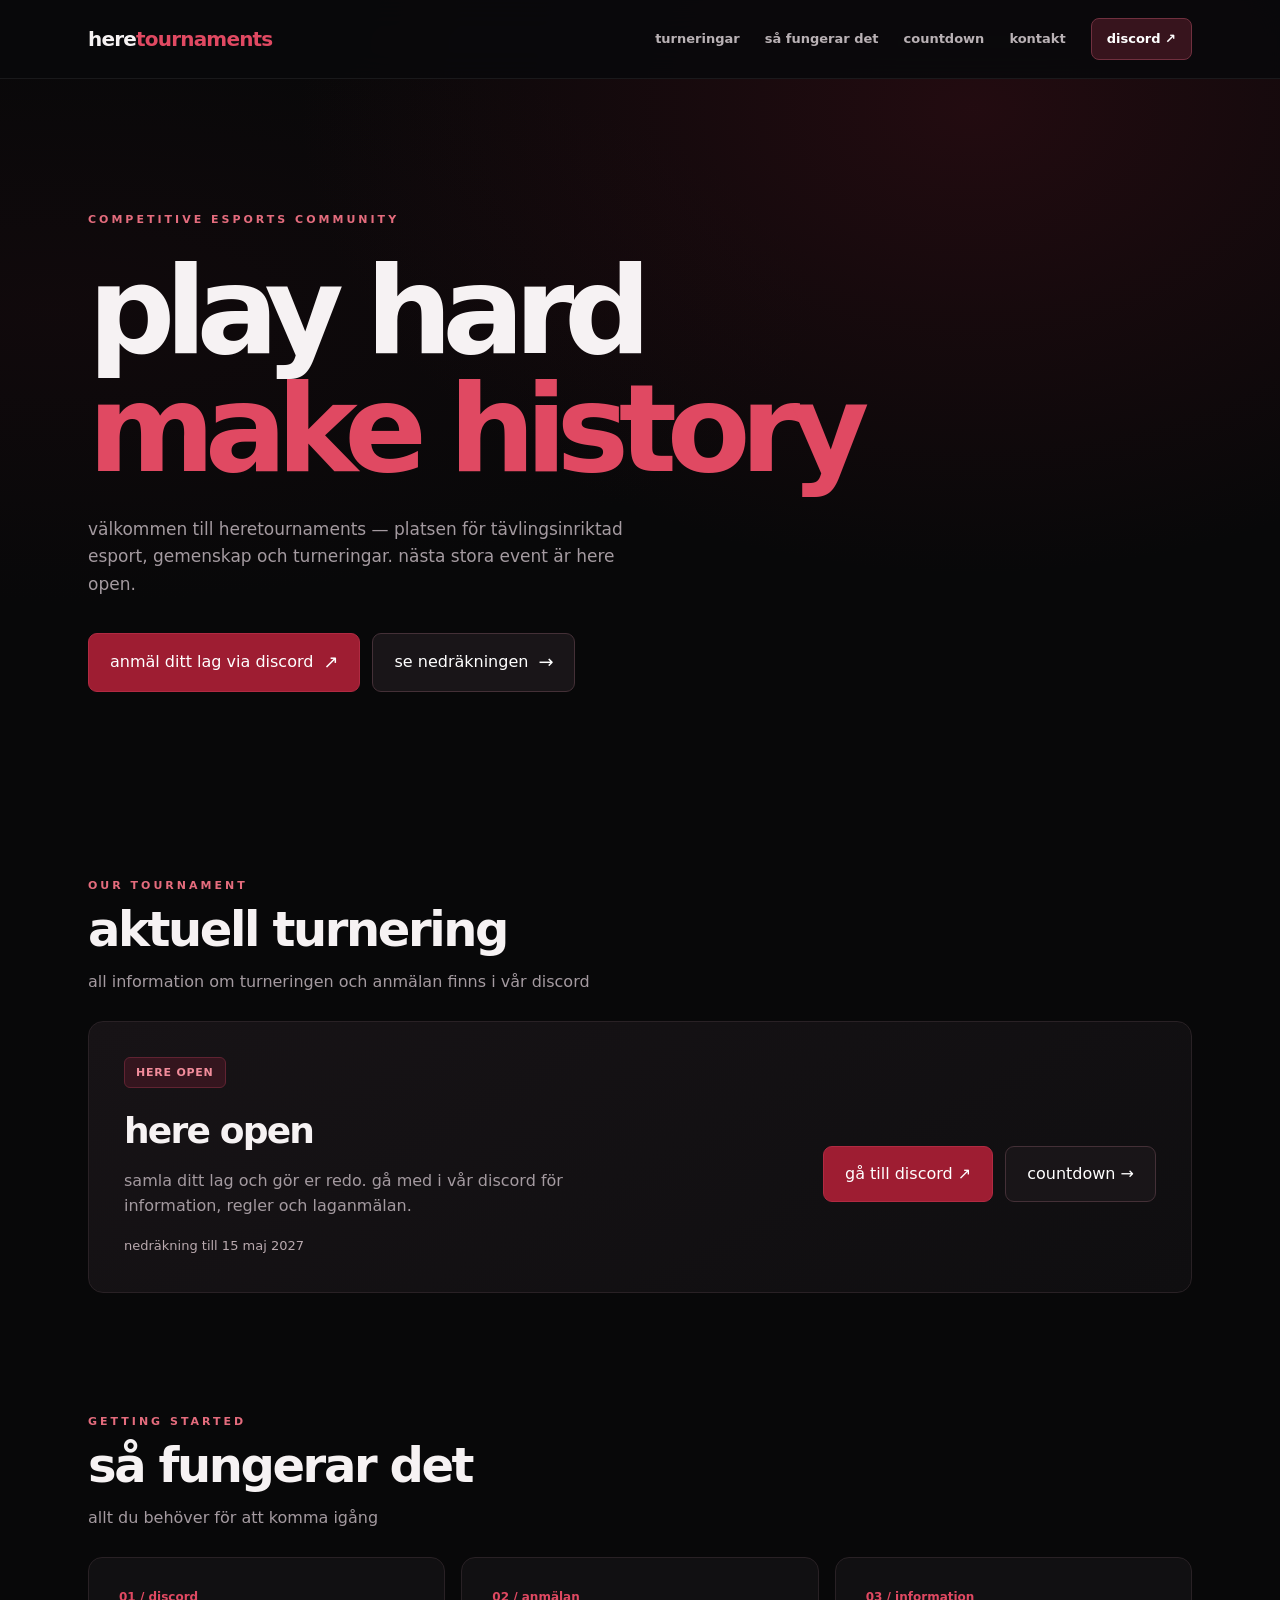
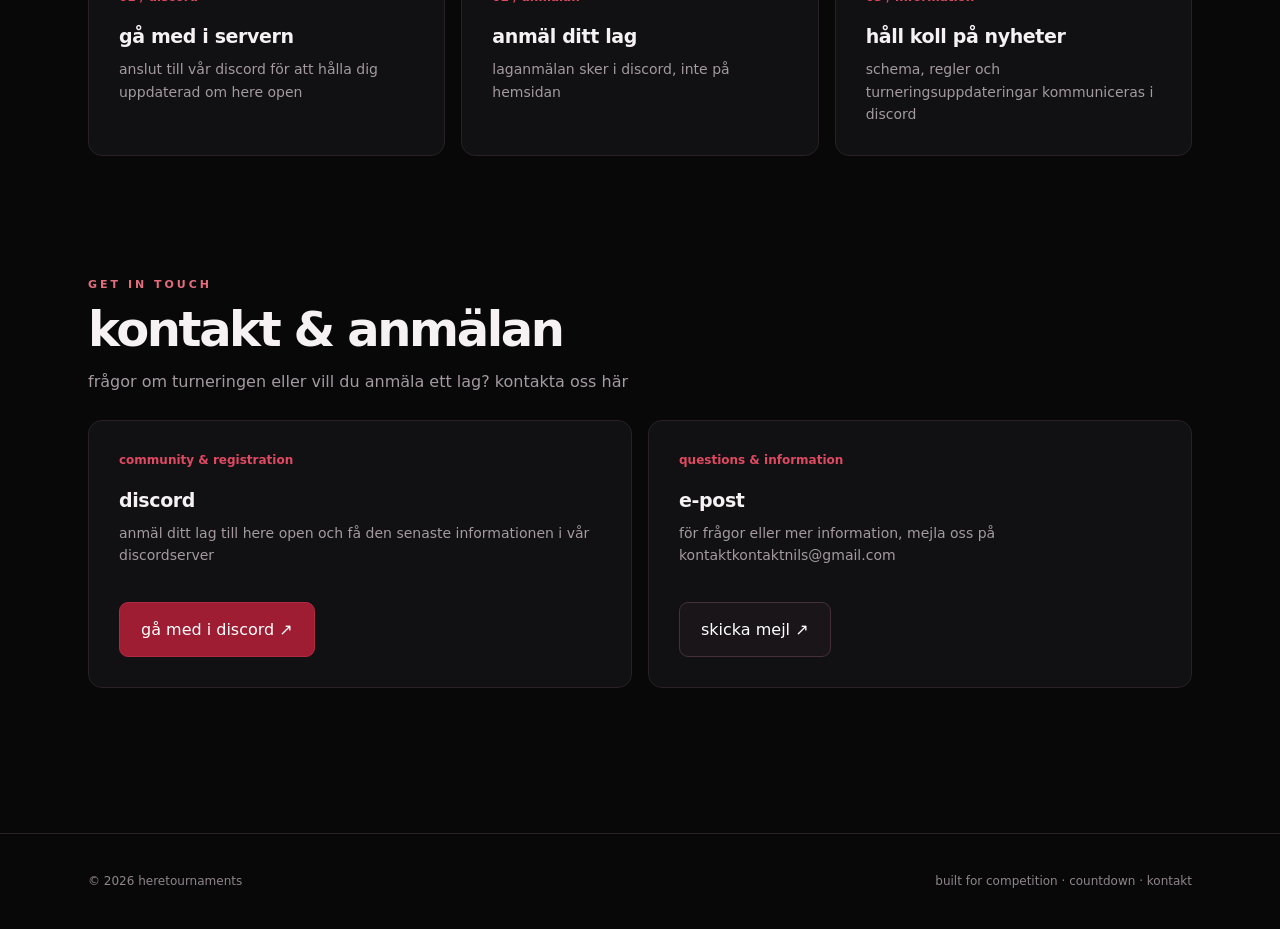
<file: heretournaments-2027-cloudflare/index.html>
<!doctype html>
<html lang="sv">
<head>
<meta charset="utf-8">
<meta name="viewport" content="width=device-width,initial-scale=1">
<meta name="theme-color" content="#080809">
<meta name="description" content="heretournaments — here open, esportsturneringar och gemenskap. anmäl ditt lag via discord.">
<title>heretournaments — here open</title>
<link rel="stylesheet" href="styles.css">
</head>
<body>
<header class="site-header"><nav class="shell nav" aria-label="huvudmeny"><a class="brand" href="index.html">here<span>tournaments</span></a><div class="nav-links"><a href="#tournaments">turneringar</a><a href="#how">så fungerar det</a><a href="countdown.html">countdown</a><a href="#contact">kontakt</a><a class="nav-discord" href="https://discord.gg/fDxVBphqWV" target="_blank" rel="noopener noreferrer">discord ↗</a></div></nav></header>
<main class="shell">
<section class="hero"><div class="eyebrow">competitive esports community</div><h1>play hard<br><em>make history</em></h1><p>välkommen till heretournaments — platsen för tävlingsinriktad esport, gemenskap och turneringar. nästa stora event är here open.</p><div class="actions"><a class="btn btn-primary" href="https://discord.gg/fDxVBphqWV" target="_blank" rel="noopener noreferrer">anmäl ditt lag via discord <span class="arrow">↗</span></a><a class="btn" href="countdown.html">se nedräkningen <span class="arrow">→</span></a></div></section>
<section class="section" id="tournaments"><div class="section-header"><div class="eyebrow">our tournament</div><h2>aktuell turnering</h2><p>all information om turneringen och anmälan finns i vår discord</p></div><article class="panel event-card"><div><span class="tag">here open</span><h3>here open</h3><p>samla ditt lag och gör er redo. gå med i vår discord för information, regler och laganmälan.</p><div class="event-meta">nedräkning till 15 maj 2027</div></div><div class="actions"><a class="btn btn-primary" href="https://discord.gg/fDxVBphqWV" target="_blank" rel="noopener noreferrer">gå till discord ↗</a><a class="btn" href="countdown.html">countdown →</a></div></article></section>
<section class="section" id="how"><div class="section-header"><div class="eyebrow">getting started</div><h2>så fungerar det</h2><p>allt du behöver för att komma igång</p></div><div class="cards"><article class="card"><div class="num">01 / discord</div><h3>gå med i servern</h3><p>anslut till vår discord för att hålla dig uppdaterad om here open</p></article><article class="card"><div class="num">02 / anmälan</div><h3>anmäl ditt lag</h3><p>laganmälan sker i discord, inte på hemsidan</p></article><article class="card"><div class="num">03 / information</div><h3>håll koll på nyheter</h3><p>schema, regler och turneringsuppdateringar kommuniceras i discord</p></article></div></section>
<section class="section" id="contact"><div class="section-header"><div class="eyebrow">get in touch</div><h2>kontakt & anmälan</h2><p>frågor om turneringen eller vill du anmäla ett lag? kontakta oss här</p></div><div class="contact-grid"><article class="card"><div class="num">community & registration</div><h3>discord</h3><p>anmäl ditt lag till here open och få den senaste informationen i vår discordserver</p><div class="actions"><a class="btn btn-primary" href="https://discord.gg/fDxVBphqWV" target="_blank" rel="noopener noreferrer">gå med i discord ↗</a></div></article><article class="card"><div class="num">questions & information</div><h3>e-post</h3><p>för frågor eller mer information, mejla oss på kontaktkontaktnils@gmail.com</p><div class="actions"><a class="btn" href="mailto:kontaktkontaktnils@gmail.com">skicka mejl ↗</a></div></article></div></section>
</main>
<footer class="site-footer"><div class="shell footer-inner"><span>© <span id="year">2026</span> heretournaments</span><span>built for competition · <a href="countdown.html">countdown</a> · <a href="mailto:kontaktkontaktnils@gmail.com">kontakt</a></span></div></footer>
<script>document.getElementById('year').textContent=new Date().getFullYear()</script>
</body></html>
</file>
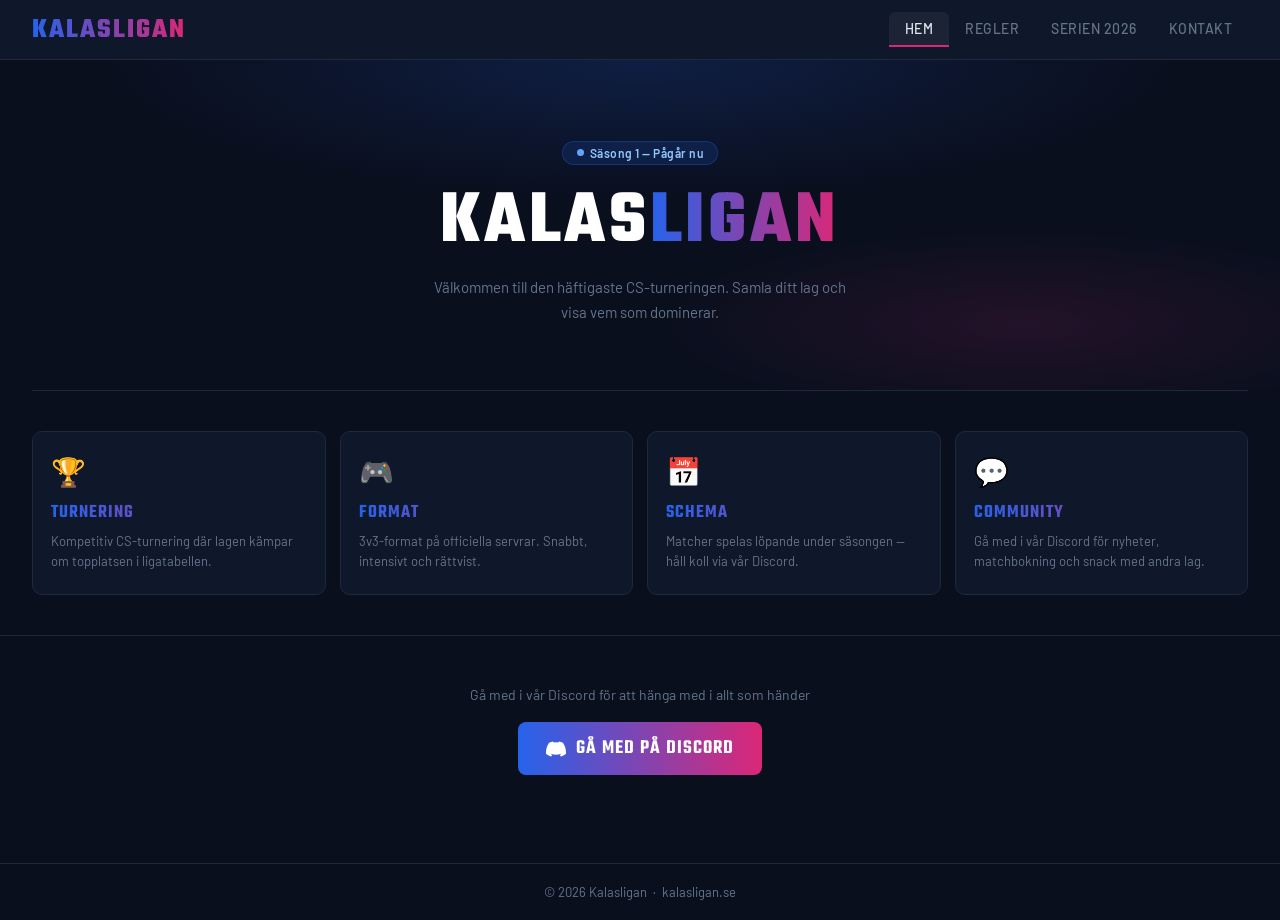
<file: index (1).html>
<!DOCTYPE html>
<html lang="sv">
<head>
  <meta charset="UTF-8">
  <meta name="viewport" content="width=device-width, initial-scale=1.0">
  <title>Kalasligan</title>
  <link href="https://fonts.googleapis.com/css2?family=Teko:wght@400;600;700&family=Barlow:wght@400;500;600&display=swap" rel="stylesheet">
  <style>
    *{box-sizing:border-box;margin:0;padding:0}
    :root{--c1:#2563eb;--c2:#db2777;--c-dark:#0a0f1e;--c-mid:#0f172a;--c-border:#1e293b;--c-text:#e2e8f0;--c-muted:#64748b}
    body{background:var(--c-dark);color:var(--c-text);font-family:'Barlow',sans-serif;min-height:100vh}
    nav{background:var(--c-mid);border-bottom:1px solid var(--c-border);padding:0 2rem;display:flex;align-items:center;justify-content:space-between;height:60px;position:sticky;top:0;z-index:100}
    .logo{font-family:'Teko',sans-serif;font-size:28px;font-weight:700;letter-spacing:2px;text-transform:uppercase;background:linear-gradient(90deg,var(--c1),var(--c2));-webkit-background-clip:text;-webkit-text-fill-color:transparent}
    nav ul{display:flex;gap:0;list-style:none}
    nav ul li a{padding:8px 16px;display:block;color:var(--c-muted);font-size:14px;font-weight:500;text-decoration:none;border-radius:6px;transition:all .15s;letter-spacing:.5px;text-transform:uppercase;cursor:pointer}
    nav ul li a.active,nav ul li a:hover{color:var(--c-text);background:rgba(255,255,255,.05)}
    nav ul li a.active{border-bottom:2px solid var(--c2);border-radius:6px 6px 0 0}
    .page{display:none}
    .page.active{display:block}
    .hero{padding:80px 2rem 64px;text-align:center;position:relative;overflow:hidden}
    .hero::before{content:'';position:absolute;inset:0;background:radial-gradient(ellipse 60% 60% at 50% 0%,rgba(37,99,235,.18) 0%,transparent 70%),radial-gradient(ellipse 40% 40% at 80% 80%,rgba(219,39,119,.12) 0%,transparent 70%)}
    .hero h1{font-family:'Teko',sans-serif;font-size:76px;font-weight:700;line-height:1;letter-spacing:4px;text-transform:uppercase;color:#fff;position:relative}
    .hero h1 em{background:linear-gradient(90deg,var(--c1),var(--c2));-webkit-background-clip:text;-webkit-text-fill-color:transparent;font-style:normal}
    .hero p{margin:14px auto 0;max-width:440px;color:var(--c-muted);font-size:15px;line-height:1.7;position:relative}
    .badge{display:inline-flex;align-items:center;gap:6px;background:rgba(37,99,235,.15);color:#93c5fd;border:1px solid rgba(37,99,235,.3);border-radius:20px;padding:4px 14px;font-size:12px;font-weight:600;letter-spacing:.5px;margin-bottom:20px;position:relative}
    .badge::before{content:'';width:7px;height:7px;border-radius:50%;background:#60a5fa;animation:pulse 1.5s infinite}
    @keyframes pulse{0%,100%{opacity:1}50%{opacity:.3}}
    .divider{height:1px;background:var(--c-border);margin:0 2rem}
    .cards{display:grid;grid-template-columns:repeat(4,1fr);gap:14px;padding:40px 2rem}
    @media(max-width:700px){.cards{grid-template-columns:repeat(2,1fr)}}
    @media(max-width:400px){.cards{grid-template-columns:1fr}}
    .card{background:var(--c-mid);border:1px solid var(--c-border);border-radius:10px;padding:22px 18px;transition:border-color .2s}
    .card:hover{border-color:rgba(219,39,119,.4)}
    .card-icon{font-size:28px;margin-bottom:10px}
    .card h3{font-family:'Teko',sans-serif;font-size:19px;font-weight:600;letter-spacing:1px;text-transform:uppercase;margin-bottom:5px;background:linear-gradient(90deg,var(--c1),var(--c2));-webkit-background-clip:text;-webkit-text-fill-color:transparent}
    .card p{font-size:13px;color:var(--c-muted);line-height:1.6}
    .discord-section{padding:48px 2rem;display:flex;flex-direction:column;align-items:center;gap:16px;text-align:center;border-top:1px solid var(--c-border)}
    .discord-section p{color:var(--c-muted);font-size:14px;max-width:340px;line-height:1.6}
    .discord-btn{display:inline-flex;align-items:center;gap:10px;background:linear-gradient(90deg,var(--c1),var(--c2));color:#fff;text-decoration:none;border-radius:8px;padding:12px 28px;font-family:'Teko',sans-serif;font-size:20px;font-weight:600;letter-spacing:1px;text-transform:uppercase;transition:opacity .15s}
    .discord-btn:hover{opacity:.85}
    .discord-icon{width:20px;height:20px;fill:#fff;flex-shrink:0}
    section{padding:40px 2rem;max-width:860px;margin:0 auto}
    h2{font-family:'Teko',sans-serif;font-size:34px;font-weight:600;letter-spacing:2px;text-transform:uppercase;margin-bottom:24px;background:linear-gradient(90deg,var(--c1),var(--c2));-webkit-background-clip:text;-webkit-text-fill-color:transparent}
    .rule-block{background:var(--c-mid);border:1px solid var(--c-border);border-left:3px solid var(--c2);border-radius:0 8px 8px 0;padding:14px 18px;margin-bottom:10px}
    .rule-block h4{font-family:'Teko',sans-serif;font-size:17px;font-weight:600;letter-spacing:1px;text-transform:uppercase;margin-bottom:3px;color:var(--c-text)}
    .rule-block p{font-size:13px;color:var(--c-muted);line-height:1.6}
    .serie-page{display:flex;flex-direction:column;align-items:center;justify-content:center;text-align:center;padding:100px 2rem}
    .serie-page h2{font-family:'Teko',sans-serif;font-size:48px;font-weight:700;letter-spacing:3px;text-transform:uppercase;background:linear-gradient(90deg,var(--c1),var(--c2));-webkit-background-clip:text;-webkit-text-fill-color:transparent;margin-bottom:16px}
    .serie-page p{color:var(--c-muted);font-size:16px;line-height:1.7;max-width:400px;margin-bottom:32px}
    .kontakt-box{background:var(--c-mid);border:1px solid var(--c-border);border-radius:12px;padding:28px;max-width:480px;display:flex;flex-direction:column;gap:14px}
    .kontakt-box h3{font-family:'Teko',sans-serif;font-size:22px;font-weight:600;letter-spacing:1px;text-transform:uppercase;color:var(--c-text)}
    .kontakt-box p{font-size:13px;color:var(--c-muted);line-height:1.6}
    footer{border-top:1px solid var(--c-border);padding:20px 2rem;text-align:center;color:var(--c-muted);font-size:13px;margin-top:40px}
  </style>
</head>
<body>

<nav>
  <div class="logo">Kalasligan</div>
  <ul>
    <li><a class="active" onclick="show('hem',this)">Hem</a></li>
    <li><a onclick="show('regler',this)">Regler</a></li>
    <li><a onclick="show('serie',this)">Serien 2026</a></li>
    <li><a onclick="show('kontakt',this)">Kontakt</a></li>
  </ul>
</nav>

<div id="hem" class="page active">
  <div class="hero">
    <div class="badge">Säsong 1 — Pågår nu</div>
    <h1>Kalas<em>ligan</em></h1>
    <p>Välkommen till den häftigaste CS-turneringen. Samla ditt lag och visa vem som dominerar.</p>
  </div>
  <div class="divider"></div>
  <div class="cards">
    <div class="card"><div class="card-icon">🏆</div><h3>Turnering</h3><p>Kompetitiv CS-turnering där lagen kämpar om topplatsen i ligatabellen.</p></div>
    <div class="card"><div class="card-icon">🎮</div><h3>Format</h3><p>3v3-format på officiella servrar. Snabbt, intensivt och rättvist.</p></div>
    <div class="card"><div class="card-icon">📅</div><h3>Schema</h3><p>Matcher spelas löpande under säsongen — håll koll via vår Discord.</p></div>
    <div class="card"><div class="card-icon">💬</div><h3>Community</h3><p>Gå med i vår Discord för nyheter, matchbokning och snack med andra lag.</p></div>
  </div>
  <div class="discord-section">
    <p>Gå med i vår Discord för att hänga med i allt som händer</p>
    <a class="discord-btn" href="https://discord.gg/SgKQS5hGu9" target="_blank">
      <svg class="discord-icon" viewBox="0 0 24 24"><path d="M20.317 4.37a19.791 19.791 0 0 0-4.885-1.515.074.074 0 0 0-.079.037c-.21.375-.444.864-.608 1.25a18.27 18.27 0 0 0-5.487 0 12.64 12.64 0 0 0-.617-1.25.077.077 0 0 0-.079-.037A19.736 19.736 0 0 0 3.677 4.37a.07.07 0 0 0-.032.027C.533 9.046-.32 13.58.099 18.057a.082.082 0 0 0 .031.057 19.9 19.9 0 0 0 5.993 3.03.078.078 0 0 0 .084-.028c.462-.63.874-1.295 1.226-1.994a.076.076 0 0 0-.041-.106 13.107 13.107 0 0 1-1.872-.892.077.077 0 0 1-.008-.128 10.2 10.2 0 0 0 .372-.292.074.074 0 0 1 .077-.01c3.928 1.793 8.18 1.793 12.062 0a.074.074 0 0 1 .078.01c.12.098.246.198.373.292a.077.077 0 0 1-.006.127 12.299 12.299 0 0 1-1.873.892.077.077 0 0 0-.041.107c.36.698.772 1.362 1.225 1.993a.076.076 0 0 0 .084.028 19.839 19.839 0 0 0 6.002-3.03.077.077 0 0 0 .032-.054c.5-5.177-.838-9.674-3.549-13.66a.061.061 0 0 0-.031-.03z"/></svg>
      Gå med på Discord
    </a>
  </div>
</div>

<div id="regler" class="page">
  <section>
    <h2>Regler</h2>
    <div class="rule-block"><h4>Lagstorlek</h4><p>Varje lag består av exakt 3 spelare. Max 1 reservspelare tillåts per lag. Alla spelare ska vara registrerade innan turneringsstart.</p></div>
    <div class="rule-block"><h4>Matchformat</h4><p>Alla matcher spelas 3v3 med MR12-format (12 rundor per halvlek). Vid oavgjort spelas övertid.</p></div>
    <div class="rule-block"><h4>Server & Inställningar</h4><p>Matcher spelas på godkända servrar med standardkonfiguration. Inga modifierade klientinställningar tillåts.</p></div>
    <div class="rule-block"><h4>Fair Play</h4><p>Nolltolerans mot fusk och toxiskt beteende. Misstänkta spelare utreds och riskerar permanent avstängning.</p></div>
    <div class="rule-block"><h4>Matchrapportering</h4><p>Resultat ska rapporteras inom 24 timmar via Discord eller kontaktformuläret. Bifoga skärmdump av resultatet.</p></div>
    <div class="rule-block"><h4>Konflikter</h4><p>Alla konflikter hanteras av turneringsadmin. Adminens beslut är alltid slutgiltigt.</p></div>
  </section>
</div>

<div id="serie" class="page">
  <div class="serie-page">
    <h2>Serien 2026</h2>
    <p>Serien börjar sommaren 2026. Registrera ditt lag genom att gå med i vår Discord.</p>
    <a class="discord-btn" href="https://discord.gg/SgKQS5hGu9" target="_blank">
      <svg class="discord-icon" viewBox="0 0 24 24"><path d="M20.317 4.37a19.791 19.791 0 0 0-4.885-1.515.074.074 0 0 0-.079.037c-.21.375-.444.864-.608 1.25a18.27 18.27 0 0 0-5.487 0 12.64 12.64 0 0 0-.617-1.25.077.077 0 0 0-.079-.037A19.736 19.736 0 0 0 3.677 4.37a.07.07 0 0 0-.032.027C.533 9.046-.32 13.58.099 18.057a.082.082 0 0 0 .031.057 19.9 19.9 0 0 0 5.993 3.03.078.078 0 0 0 .084-.028c.462-.63.874-1.295 1.226-1.994a.076.076 0 0 0-.041-.106 13.107 13.107 0 0 1-1.872-.892.077.077 0 0 1-.008-.128 10.2 10.2 0 0 0 .372-.292.074.074 0 0 1 .077-.01c3.928 1.793 8.18 1.793 12.062 0a.074.074 0 0 1 .078.01c.12.098.246.198.373.292a.077.077 0 0 1-.006.127 12.299 12.299 0 0 1-1.873.892.077.077 0 0 0-.041.107c.36.698.772 1.362 1.225 1.993a.076.076 0 0 0 .084.028 19.839 19.839 0 0 0 6.002-3.03.077.077 0 0 0 .032-.054c.5-5.177-.838-9.674-3.549-13.66a.061.061 0 0 0-.031-.03z"/></svg>
      Gå med på Discord
    </a>
  </div>
</div>

<div id="kontakt" class="page">
  <section>
    <h2>Kontakt</h2>
    <div class="kontakt-box">
      <h3>Discord</h3>
      <p>Det snabbaste sättet att nå oss och hålla koll på allt som händer i Kalasligan — matchschema, resultat och nyheter.</p>
      <a class="discord-btn" href="https://discord.gg/SgKQS5hGu9" target="_blank">
        <svg class="discord-icon" viewBox="0 0 24 24"><path d="M20.317 4.37a19.791 19.791 0 0 0-4.885-1.515.074.074 0 0 0-.079.037c-.21.375-.444.864-.608 1.25a18.27 18.27 0 0 0-5.487 0 12.64 12.64 0 0 0-.617-1.25.077.077 0 0 0-.079-.037A19.736 19.736 0 0 0 3.677 4.37a.07.07 0 0 0-.032.027C.533 9.046-.32 13.58.099 18.057a.082.082 0 0 0 .031.057 19.9 19.9 0 0 0 5.993 3.03.078.078 0 0 0 .084-.028c.462-.63.874-1.295 1.226-1.994a.076.076 0 0 0-.041-.106 13.107 13.107 0 0 1-1.872-.892.077.077 0 0 1-.008-.128 10.2 10.2 0 0 0 .372-.292.074.074 0 0 1 .077-.01c3.928 1.793 8.18 1.793 12.062 0a.074.074 0 0 1 .078.01c.12.098.246.198.373.292a.077.077 0 0 1-.006.127 12.299 12.299 0 0 1-1.873.892.077.077 0 0 0-.041.107c.36.698.772 1.362 1.225 1.993a.076.076 0 0 0 .084.028 19.839 19.839 0 0 0 6.002-3.03.077.077 0 0 0 .032-.054c.5-5.177-.838-9.674-3.549-13.66a.061.061 0 0 0-.031-.03z"/></svg>
        Gå med på Discord
      </a>
      <p style="font-size:12px;color:var(--c-muted)">discord.gg/SgKQS5hGu9</p>
    </div>
  </section>
</div>

<footer>&copy; 2026 Kalasligan &nbsp;·&nbsp; kalasligan.se</footer>

<script>
function show(id,el){
  document.querySelectorAll('.page').forEach(p=>p.classList.remove('active'));
  document.querySelectorAll('nav a').forEach(a=>a.classList.remove('active'));
  document.getElementById(id).classList.add('active');
  el.classList.add('active');
  window.scrollTo(0,0);
}
</script>

</body>
</html>
</file>
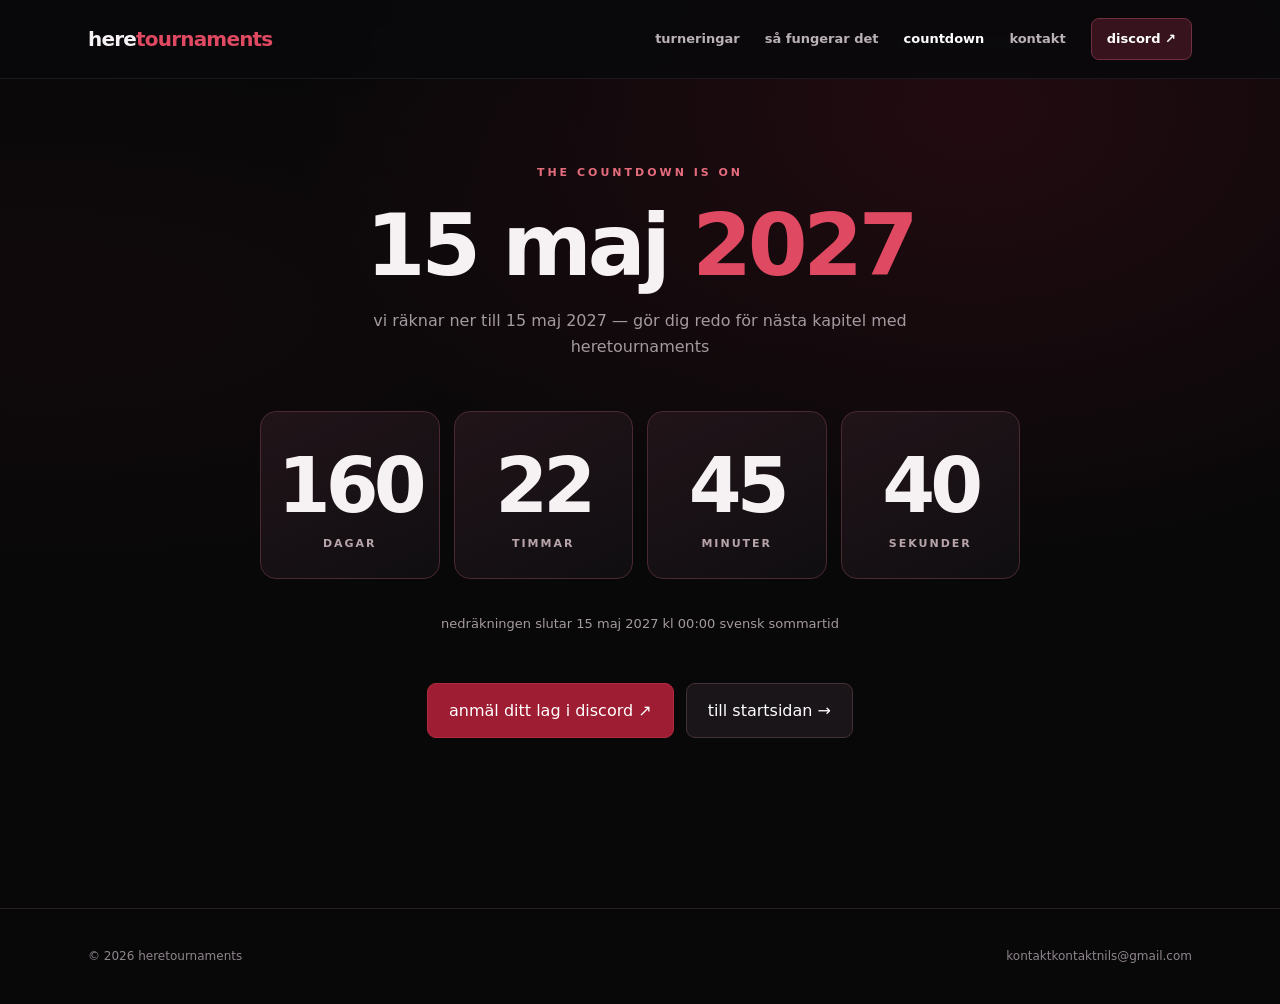
<file: heretournaments-2027-cloudflare/countdown.html>
<!doctype html>
<html lang="sv"><head><meta charset="utf-8"><meta name="viewport" content="width=device-width,initial-scale=1"><meta name="theme-color" content="#080809"><meta name="description" content="live-countdown till 15 maj 2027 för heretournaments"><title>countdown — heretournaments</title><link rel="stylesheet" href="styles.css"></head><body>
<header class="site-header"><nav class="shell nav" aria-label="huvudmeny"><a class="brand" href="index.html">here<span>tournaments</span></a><div class="nav-links"><a href="index.html#tournaments">turneringar</a><a href="index.html#how">så fungerar det</a><a href="countdown.html" aria-current="page">countdown</a><a href="index.html#contact">kontakt</a><a class="nav-discord" href="https://discord.gg/fDxVBphqWV" target="_blank" rel="noopener noreferrer">discord ↗</a></div></nav></header>
<main class="shell"><section class="countdown-section"><div class="eyebrow">the countdown is on</div><h1>15 maj <span style="color:var(--red2)">2027</span></h1><p class="lead">vi räknar ner till 15 maj 2027 — gör dig redo för nästa kapitel med heretournaments</p><div class="timer" role="timer" aria-label="tid kvar till 15 maj 2027"><div class="time-box"><strong id="days">---</strong><span>dagar</span></div><div class="time-box"><strong id="hours">--</strong><span>timmar</span></div><div class="time-box"><strong id="minutes">--</strong><span>minuter</span></div><div class="time-box"><strong id="seconds">--</strong><span>sekunder</span></div></div><p id="timer-note" class="timer-note" aria-live="off">nedräkningen slutar 15 maj 2027 kl 00:00 svensk sommartid</p><div class="actions"><a class="btn btn-primary" href="https://discord.gg/fDxVBphqWV" target="_blank" rel="noopener noreferrer">anmäl ditt lag i discord ↗</a><a class="btn" href="index.html">till startsidan →</a></div></section></main>
<footer class="site-footer"><div class="shell footer-inner"><span>© <span id="year">2026</span> heretournaments</span><span><a href="mailto:kontaktkontaktnils@gmail.com">kontaktkontaktnils@gmail.com</a></span></div></footer>
<script src="countdown.js" defer></script></body></html>
</file>
<file: heretournaments-2027-cloudflare/styles.css>
:root{color-scheme:dark;--bg:#080809;--surface:#101012;--surface2:#151316;--line:#292125;--red:#9e1d32;--red2:#e04962;--text:#f6f2f3;--muted:#a49aa0}*{box-sizing:border-box}html{scroll-behavior:smooth}body{margin:0;background:var(--bg);color:var(--text);font-family:Inter,ui-sans-serif,system-ui,-apple-system,Segoe UI,Arial,sans-serif;line-height:1.6}body:before{content:"";position:absolute;z-index:-1;inset:0 0 auto;height:780px;background:radial-gradient(ellipse at 76% 14%,#4a101b66,transparent 49%),radial-gradient(ellipse at 4% 40%,#240c124d,transparent 44%);pointer-events:none}a{color:inherit;text-decoration:none}a:focus-visible,button:focus-visible{outline:2px solid var(--red2);outline-offset:4px}.shell{max-width:1160px;padding:0 28px;margin:0 auto}.site-header{border-bottom:1px solid #ffffff12;background:#09090be8;backdrop-filter:blur(16px);position:sticky;top:0;z-index:10}.nav{min-height:78px;display:flex;align-items:center;justify-content:space-between;gap:24px}.brand{font-weight:900;font-size:20px;letter-spacing:-.8px;white-space:nowrap}.brand span{color:var(--red2)}.nav-links{display:flex;gap:25px;align-items:center;flex-wrap:wrap}.nav-links a{font-size:13px;color:#b9b1b5;font-weight:650;transition:color .2s}.nav-links a:hover,.nav-links a[aria-current=page]{color:#fff}.nav-links .nav-discord{color:#fff;background:#37141d;padding:10px 15px;border:1px solid #70303f;border-radius:8px}.eyebrow{font-size:11px;letter-spacing:3px;font-weight:850;color:#e46c7d;text-transform:uppercase}.hero{padding:132px 0 125px;max-width:850px}.hero h1{font-size:clamp(64px,10vw,122px);letter-spacing:-.085em;line-height:.97;margin:23px 0 28px;font-weight:900}.hero h1 em{font-style:normal;color:var(--red2)}.hero p{max-width:570px;font-size:17px;color:var(--muted);margin:0}.actions{display:flex;flex-wrap:wrap;gap:12px;margin-top:35px}.btn{display:inline-flex;align-items:center;justify-content:center;gap:10px;padding:14px 21px;min-height:48px;border:1px solid #443037;border-radius:9px;background:#191518;font:750 13px inherit;color:white;transition:transform .2s,background .2s}.btn:hover{transform:translateY(-2px);background:#291920}.btn-primary{background:var(--red);border-color:#b12a42}.btn-primary:hover{background:#bc2841}.arrow{font-size:18px}.section{padding:60px 0}.section-header{margin-bottom:26px}.section h2,.countdown-section h1{font-size:clamp(31px,5vw,48px);letter-spacing:-.05em;line-height:1.12;margin:9px 0 12px}.section-header p,.lead{color:var(--muted);max-width:620px;margin:0}.panel{border:1px solid var(--line);border-radius:15px;background:linear-gradient(150deg,#171316,#0f0e10);padding:35px}.event-card{display:flex;justify-content:space-between;gap:30px;align-items:center}.event-card h3{font-size:36px;letter-spacing:-.05em;margin:14px 0 8px}.event-card p{color:var(--muted);margin:0;max-width:530px}.tag{display:inline-block;font-size:11px;letter-spacing:.07em;font-weight:800;text-transform:uppercase;background:#34151e;color:#f18c9b;border:1px solid #612332;padding:6px 11px;border-radius:6px}.cards{display:grid;grid-template-columns:repeat(3,1fr);gap:16px}.card{padding:30px;border-radius:14px;background:#111012;border:1px solid var(--line)}.card .num{font-size:12px;font-weight:800;color:var(--red2)}.card h3{font-size:19px;letter-spacing:-.02em;margin:14px 0 7px}.card p{color:var(--muted);font-size:14px;margin:0}.contact-grid{display:grid;grid-template-columns:1fr 1fr;gap:16px}.contact-grid .card{min-height:225px;display:flex;flex-direction:column;align-items:flex-start}.contact-grid .card .btn{margin-top:auto}.muted{color:var(--muted)}.site-footer{margin-top:85px;border-top:1px solid var(--line)}.footer-inner{min-height:95px;display:flex;justify-content:space-between;align-items:center;gap:20px;font-size:12px;color:#8f858b}.footer-inner a:hover{color:white}.countdown-section{min-height:calc(100vh - 175px);display:flex;flex-direction:column;align-items:center;text-align:center;justify-content:center;padding:85px 0}.countdown-section h1{font-size:clamp(46px,8vw,86px);margin:15px 0}.countdown-section .lead{font-size:16px}.timer{display:grid;grid-template-columns:repeat(4,minmax(0,1fr));gap:14px;width:min(100%,760px);margin:52px auto 22px}.time-box{padding:30px 10px 23px;background:linear-gradient(155deg,#211419,#100e11);border:1px solid #4b2931;border-radius:16px}.time-box strong{display:block;font-variant-numeric:tabular-nums;font-size:clamp(37px,6.5vw,76px);line-height:1.15;letter-spacing:-.065em}.time-box span{font-size:11px;letter-spacing:2px;text-transform:uppercase;color:#b8a5aa;font-weight:800}.timer-note{color:var(--muted);font-size:13px}.countdown-section .actions{justify-content:center}.divider{height:1px;background:var(--line);margin:10px 0}.event-meta{font-size:13px;color:#b9a9ae;margin-top:17px}@media(max-width:700px){.shell{padding:0 20px}.nav{padding:17px 0;align-items:flex-start;flex-direction:column;gap:14px}.nav-links{gap:15px}.nav-links a{font-size:12px}.hero{padding:90px 0 85px}.hero h1{font-size:clamp(58px,13vw,85px)}.section{padding:43px 0}.event-card{align-items:flex-start;flex-direction:column}.cards,.contact-grid{grid-template-columns:1fr}.timer{gap:8px;margin-top:35px}.time-box{padding:19px 5px 16px;border-radius:10px}.time-box strong{font-size:clamp(29px,7.5vw,50px)}.time-box span{font-size:9px;letter-spacing:.6px}.footer-inner{align-items:flex-start;flex-direction:column;justify-content:center;padding:25px 0;gap:8px}.site-footer{margin-top:45px}}@media(prefers-reduced-motion:reduce){html{scroll-behavior:auto}*,*:before,*:after{transition:none!important}}
</file>
